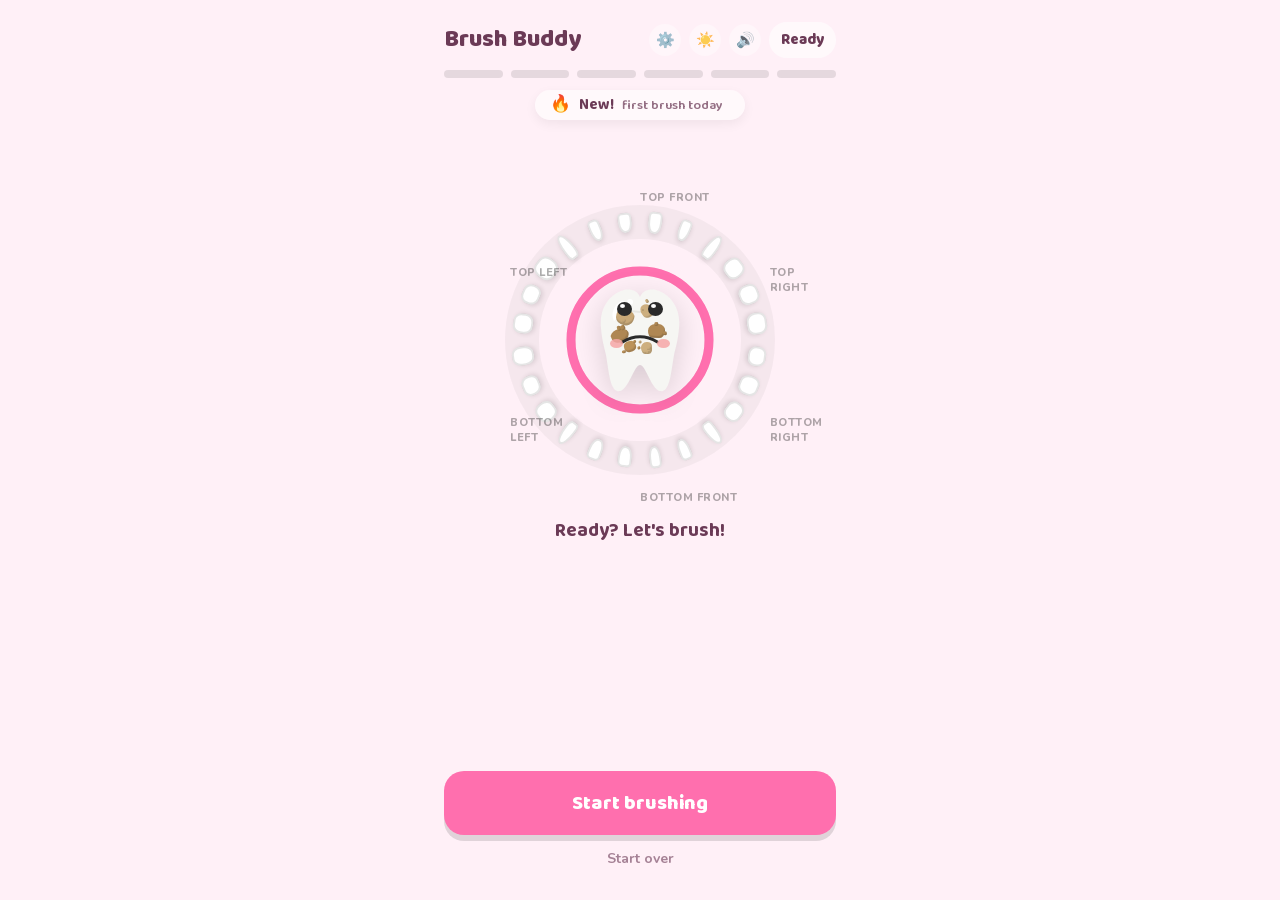
<file: index.html>
<!DOCTYPE html>
<html lang="en">
<head>
  <meta charset="UTF-8" />
  <meta name="viewport" content="width=device-width, initial-scale=1.0, viewport-fit=cover, user-scalable=no" />
  <meta name="theme-color" content="#FF6FAE" />
  <title>Brush Buddy</title>
  <!-- The web version is unlisted: people should get the app from the stores. -->
  <meta name="robots" content="noindex, nofollow" />
  <meta name="description" content="A friendly mascot that guides kids through brushing each quadrant of their teeth for two minutes." />

  <!-- PWA — defaults to the fairy buddy; app.js swaps these to the chosen buddy -->
  <link rel="manifest" href="manifest.webmanifest" />
  <link rel="icon" href="icons/hero-fairy-64.png" />
  <link rel="apple-touch-icon" href="icons/hero-fairy-apple-180.png" />
  <meta name="apple-mobile-web-app-capable" content="yes" />
  <meta name="apple-mobile-web-app-status-bar-style" content="black-translucent" />
  <meta name="apple-mobile-web-app-title" content="Brush Buddy" />

  <!-- Fonts: Baloo 2 (display) + Nunito (body), bundled in fonts/ rather than
       fetched from Google. Brush Buddy makes no network requests at all — the
       native wrappers cannot, and the web build should not either. -->
  <link rel="stylesheet" href="fonts.css" />

  <link rel="stylesheet" href="styles.css" />
</head>
<body>
  <main class="app" id="app">
    <!-- Header -->
    <header class="hdr">
      <div class="hdr-row">
        <h1 class="title">Brush Buddy</h1>
        <div class="hdr-right">
          <button id="settingsBtn" class="sound-btn" aria-label="Settings" title="Settings">⚙️</button>
          <button id="calmBtn" class="sound-btn" aria-label="Toggle calm mode" aria-pressed="false" title="Calm mode">☀️</button>
          <button id="soundBtn" class="sound-btn" aria-label="Toggle sound" title="Toggle sound">🔊</button>
          <span id="status" class="status">Ready</span>
        </div>
      </div>
      <div class="dots" id="dots" aria-hidden="true"></div>
      <!-- streaks.js renders its pill here -->
      <div id="streak-mount" class="streak-mount"></div>
    </header>

    <!-- Stage -->
    <section class="stage">
      <p id="surfaceCue" class="surface-cue" aria-live="polite"></p>
      <div class="ring-box" id="ringBox">
        <!-- glowing arc behind the active quadrant -->
        <svg class="arc-svg" viewBox="0 0 320 320" aria-hidden="true">
          <circle class="arc-track" cx="160" cy="160" r="118" fill="none" stroke-width="34" />
          <circle id="arc" class="arc-hl" cx="160" cy="160" r="118" fill="none" stroke-width="34" stroke-linecap="round" />
        </svg>

        <!-- ring of teeth (built by JS) -->
        <div class="teeth" id="teeth" aria-hidden="true"></div>

        <!-- section labels (built by JS, positioned around the ring) -->
        <div class="labels" id="labels" aria-hidden="true"></div>

        <!-- mascot in the center -->
        <div class="buddy">
          <div class="buddy-halo"></div>
          <svg class="cd-svg" viewBox="0 0 100 100" aria-hidden="true">
            <circle class="cd-track" cx="50" cy="50" r="46" fill="none" stroke-width="6" />
            <circle id="cdRing" class="cd-ring" cx="50" cy="50" r="46" fill="none" stroke-width="6" stroke-linecap="round" />
          </svg>
          <div class="buddy-body" id="buddyBody" role="img" aria-label="Brushing buddy">
            <svg class="tooth-svg" viewBox="0 0 100 116" aria-hidden="true">
              <!-- cute cartoon tooth: two rounded top lobes + splayed legs with a deep V -->
              <path class="tooth-shape" d="M50 15 C47 7 37 6 31 9 C18 14 9 28 11 46 C12 58 14 64 16 73 C19 90 20 111 30 109 C39 107 44 83 50 83 C56 83 61 107 70 109 C80 111 81 90 84 73 C86 64 88 58 89 46 C91 28 82 14 69 9 C63 6 53 7 50 15 Z"/>
              <path class="tooth-groove" d="M32 27 Q50 33 68 27" fill="none" />
              <path class="tooth-shine" d="M31 19 C24 23 20 32 24 39 C32 33 36 26 36 22 C35 19 33 18 31 19 Z" />
              <circle class="tooth-shine" cx="40" cy="20" r="3" />
            </svg>
            <div class="dirt" id="dirt" aria-hidden="true"></div>
            <div class="face">
              <span class="cheek cheek-l" aria-hidden="true"></span>
              <span class="cheek cheek-r" aria-hidden="true"></span>
              <div class="eyes">
                <i class="eye"></i>
                <i class="eye"></i>
              </div>
              <svg class="mouth-svg" viewBox="0 0 100 50">
                <path id="mouth" d="M20 32 Q50 14 80 32" fill="transparent" stroke="#2A2A2A" stroke-width="5" stroke-linecap="round" stroke-linejoin="round" />
              </svg>
            </div>
            <span class="sparkle sparkle-1" aria-hidden="true">✨</span>
            <span class="sparkle sparkle-2" aria-hidden="true">✨</span>
          </div>
        </div>
      </div>

      <p class="says" id="says">Ready? Let's brush!</p>
    </section>

    <!-- Controls -->
    <div class="controls">
      <button id="primary" class="btn-primary">Start brushing</button>
      <button id="reset" class="btn-text">Start over</button>
    </div>

    <!-- hero finale overlay -->
    <div id="fairyLayer" class="fairy-layer" aria-hidden="true"></div>

    <!-- settings: colour scheme + hero picker -->
    <div id="settings" class="settings" hidden>
      <div id="settingsCard" class="settings-card" role="dialog" aria-label="Settings">
        <div class="settings-head">
          <h2 id="settingsTitle">Settings</h2>
          <button id="settingsClose" class="settings-x" aria-label="Close">✕</button>
        </div>
        <h3 id="langHead">Language</h3>
        <div id="langGrid" class="lang-grid"></div>
        <h3 id="colourHead">Colour</h3>
        <div id="themeGrid" class="theme-grid"></div>
        <h3 id="buddyHead">Buddy</h3>
        <div id="heroGrid" class="hero-grid"></div>
      </div>
    </div>

    <!-- store review card for grown-ups (native apps only; built by app.js) -->
    <div id="review" class="review" hidden>
      <div id="reviewBody" class="review-card" role="dialog"></div>
    </div>
  </main>

  <script src="streak-logic.js"></script>
  <script src="app.js"></script>
  <script src="streaks.js"></script>
</body>
</html>
</file>
<file: fonts.css>
/* Baloo 2 (display) + Nunito (body), bundled locally.
 *
 * The web build pulls these from fonts.googleapis.com. The Android build cannot:
 * it declares no INTERNET permission, so a network @import would simply fail and
 * the app would fall back to a system font mid-layout. These are the variable
 * woff2 files Google serves, covering the whole weight range in one file per
 * subset — only latin and latin-ext are shipped, which together cover the four
 * languages the app offers (en, nl, fr, es).
 *
 * Both families are licensed under the SIL Open Font License 1.1, which permits
 * redistribution inside an application. See fonts/OFL.txt.
 */

/* latin */
@font-face {
  font-family: 'Baloo 2';
  font-style: normal;
  font-weight: 500 800;
  font-display: block;
  src: url(fonts/baloo2-latin.woff2) format('woff2');
  unicode-range: U+0000-00FF, U+0131, U+0152-0153, U+02BB-02BC, U+02C6, U+02DA, U+02DC, U+0304, U+0308, U+0329, U+2000-206F, U+20AC, U+2122, U+2191, U+2193, U+2212, U+2215, U+FEFF, U+FFFD;
}
/* latin-ext */
@font-face {
  font-family: 'Baloo 2';
  font-style: normal;
  font-weight: 500 800;
  font-display: block;
  src: url(fonts/baloo2-latin-ext.woff2) format('woff2');
  unicode-range: U+0100-02BA, U+02BD-02C5, U+02C7-02CC, U+02CE-02D7, U+02DD-02FF, U+0304, U+0308, U+0329, U+1D00-1DBF, U+1E00-1E9F, U+1EF2-1EFF, U+2020, U+20A0-20AB, U+20AD-20C0, U+2113, U+2C60-2C7F, U+A720-A7FF;
}

/* latin */
@font-face {
  font-family: 'Nunito';
  font-style: normal;
  font-weight: 600 800;
  font-display: block;
  src: url(fonts/nunito-latin.woff2) format('woff2');
  unicode-range: U+0000-00FF, U+0131, U+0152-0153, U+02BB-02BC, U+02C6, U+02DA, U+02DC, U+0304, U+0308, U+0329, U+2000-206F, U+20AC, U+2122, U+2191, U+2193, U+2212, U+2215, U+FEFF, U+FFFD;
}
/* latin-ext */
@font-face {
  font-family: 'Nunito';
  font-style: normal;
  font-weight: 600 800;
  font-display: block;
  src: url(fonts/nunito-latin-ext.woff2) format('woff2');
  unicode-range: U+0100-02BA, U+02BD-02C5, U+02C7-02CC, U+02CE-02D7, U+02DD-02FF, U+0304, U+0308, U+0329, U+1D00-1DBF, U+1E00-1E9F, U+1EF2-1EFF, U+2020, U+20A0-20AB, U+20AD-20C0, U+2113, U+2C60-2C7F, U+A720-A7FF;
}
</file>
<file: styles.css>
/* Brush Buddy — candy-themed kids brushing guide.
   Design tokens & layout from the hi-fi handoff (390×844 phone-portrait). */

:root {
  /* candy theme (default) */
  --accent:  #FF6FAE;
  --accent2: #B79CED;
  --happy:   #5FD0B6;
  --bg:      #FFF0F7;
  --text:    #6B3A56;
  --mouth-excited: #C2447A;
  --eye: #2A2A2A;
}
/* Color schemes are applied at runtime by setting these vars on <html> (see
   THEMES + applyTheme in app.js), so :root above is just the default fallback. */

* { box-sizing: border-box; }
html, body { margin: 0; height: 100%; }
body {
  background: var(--bg);
  font-family: 'Nunito', system-ui, -apple-system, sans-serif;
  color: var(--text);
  -webkit-tap-highlight-color: transparent;
}

.app {
  position: relative;
  width: 100%;
  max-width: 440px;
  min-height: 100dvh;
  margin: 0 auto;
  background: var(--bg);
  display: flex;
  flex-direction: column;
  overflow: hidden;
}

/* ---- Header --------------------------------------------------------------- */
.hdr {
  padding: max(22px, env(safe-area-inset-top)) 24px 8px;
  display: flex;
  flex-direction: column;
  gap: 12px;
}
.hdr-row { display: flex; align-items: center; justify-content: space-between; }
.hdr-right { display: flex; align-items: center; gap: 8px; }
.title {
  margin: 0;
  font-family: 'Baloo 2', cursive;
  font-weight: 800;
  font-size: 24px;
  line-height: 1;
}
.status {
  font-family: 'Baloo 2', cursive;
  font-weight: 800;
  font-size: 15px;
  background: rgba(255,255,255,0.6);
  padding: 6px 12px;
  border-radius: 999px;
}
.dots { display: flex; gap: 8px; }
.dot {
  flex: 1; height: 8px; border-radius: 999px;
  background: rgba(0,0,0,0.10);
  transition: background-color .3s ease;
}
.dot.done   { background: var(--happy); }
.dot.active { background: var(--accent2); }
.streak-mount { display: flex; justify-content: center; }

/* ---- Stage ---------------------------------------------------------------- */
.stage {
  flex: 1;
  display: flex;
  flex-direction: column;
  align-items: center;
  justify-content: flex-start;
  gap: 16px;
  padding: 18px 18px 0;
}
.ring-box { position: relative; width: 320px; height: 320px; }

/* active-quadrant arc */
.arc-svg { position: absolute; inset: 0; width: 100%; height: 100%; }
.arc-track { stroke: rgba(0,0,0,0.04); }
.arc-hl {
  stroke: var(--accent2);
  transform-origin: 160px 160px;
  opacity: 0;
  transition: opacity .2s ease;
}
.arc-hl.show { animation: tbb-arc 0.9s ease-in-out infinite; }

/* teeth ring */
.teeth { position: absolute; inset: 0; }
.tooth-anchor { position: absolute; left: 50%; top: 50%; width: 0; height: 0; }
.tooth {
  width: 16px; height: 25px;
  margin: -12.5px 0 0 -8px;
  background: #fff;
  border: 2.5px solid rgba(0,0,0,0.10);
  /* organic little-tooth silhouette (rounded crown, slightly tapered root) */
  border-radius: 46% 46% 38% 38% / 56% 56% 44% 44%;
  box-shadow: 0 2px 5px rgba(0,0,0,0.12);
  transition: border-color .3s ease;
}
.tooth { position: relative; }
.tooth.done   { border-color: var(--happy); }
.tooth.active { border-color: var(--accent); animation: tbb-toothpulse 0.7s ease-in-out infinite; }

/* scrub-away germs sitting on the active teeth */
.germ {
  position: absolute;
  width: 12px; height: 12px;
  background: #86CB6A;
  border-radius: 52% 48% 50% 50% / 55% 55% 45% 45%;
  box-shadow: 0 1px 2px rgba(0,0,0,0.18);
  z-index: 2; pointer-events: none;
  animation: germ-wobble 1.2s ease-in-out infinite;
}
.germ::before, .germ::after {
  content: ""; position: absolute; top: 4px;
  width: 2.4px; height: 2.4px;
  background: #21303a; border-radius: 50%;
}
.germ::before { left: 3px; }
.germ::after  { right: 3px; }
.germ.pop { animation: germ-pop .3s ease forwards; }

/* quadrant labels */
.qlabel {
  position: absolute;
  font-weight: 800; font-size: 11px;
  letter-spacing: 0.5px; text-transform: uppercase;
  color: rgba(0,0,0,0.32);
  transition: color .3s ease;
}
.qlabel.side   { max-width: 72px; }
.qlabel.done   { color: var(--happy); }
.qlabel.active { color: var(--accent); }

/* mascot */
.buddy {
  position: absolute; top: 50%; left: 50%;
  width: 150px; height: 150px;
  transform: translate(-50%, -50%);
  display: flex; align-items: center; justify-content: center;
  z-index: 3;
}
.buddy-halo { position: absolute; inset: -6px; background: var(--bg); border-radius: 50%; }
.cd-svg { position: absolute; inset: 0; width: 100%; height: 100%; transform: rotate(-90deg); }
.cd-track { stroke: rgba(0,0,0,0.06); }
.cd-ring  { stroke: var(--accent); transition: stroke-dashoffset 0.9s linear; }

.buddy-body {
  position: relative;
  width: 104px; height: 116px;
  animation: tbb-float 3s ease-in-out infinite;
}
/* cartoon molar mascot (rounded crown + two little roots) */
.tooth-svg {
  position: absolute; inset: 0;
  width: 100%; height: 100%;
  filter: drop-shadow(0 8px 14px rgba(0,0,0,0.14));
  z-index: 0;
}
.tooth-shape { fill: #F6F6F3; }
.tooth-groove { stroke: #E2E2DC; stroke-width: 2.2; stroke-linecap: round; opacity: .7; }
.tooth-shine { fill: #ffffff; opacity: .92; }

/* sandy dirt smudges that fade away as the tooth gets clean */
.dirt { position: absolute; inset: 0; z-index: 1; pointer-events: none; }
.dirt-spot {
  position: absolute;
  opacity: .9;
  transform: rotate(var(--rot, 0deg));
  transition: opacity .7s ease, transform .7s ease;
}
/* scattered sand grains (child spans, randomly placed in JS) */
.dirt-grain {
  position: absolute;
  background: inherit;
  box-shadow: inset -1px -1px 1px rgba(0,0,0,0.18);
}
.dirt-spot.clean { opacity: 0; transform: scale(0.2) rotate(var(--rot, 0deg)); }
.buddy-body.cheer { animation: tbb-cheer .6s ease; }

.face {
  position: absolute; inset: 0;
  display: flex; flex-direction: column;
  align-items: center; justify-content: center; gap: 7px;
  padding-bottom: 26px; /* sit the face on the crown, above the roots */
  z-index: 2;
}
.eyes { display: flex; gap: 16px; }
.eye {
  position: relative;
  display: block;
  width: 15px; height: 20px;
  background: var(--eye);
  border-radius: 50%;
  animation: tbb-blink 4.5s infinite;
}
.eye::before { /* glossy catch-light */
  content: "";
  position: absolute; top: 16%; left: 18%;
  width: 36%; height: 30%;
  background: #fff; border-radius: 50%;
}
.face.sad .eye { height: 14px; }

/* rosy cheeks */
.cheek {
  position: absolute; top: 49%;
  width: 13px; height: 9px;
  background: #F6A6A6; border-radius: 50%;
  opacity: .85;
}
.cheek-l { left: 21%; }
.cheek-r { right: 21%; }
.mouth-svg { width: 58px; height: 30px; }
#mouth { transition: all 0.4s ease; }

.sparkle { position: absolute; opacity: 0; pointer-events: none; }
.sparkle-1 { top: -6px; right: -10px; font-size: 22px; }
.sparkle-2 { bottom: 6px; left: -12px; font-size: 16px; }
.buddy-body.excited .sparkle-1 { opacity: 1; animation: tbb-sparkle 1.0s infinite; }
.buddy-body.excited .sparkle-2 { opacity: 1; animation: tbb-sparkle 1.3s infinite; }

/* in-quadrant surface cue (Outsides / Insides / Chewing tops) */
.surface-cue {
  margin: 0;
  min-height: 1.2em;
  font-family: 'Baloo 2', cursive;
  font-weight: 700; font-size: 15px;
  text-align: center;
  color: var(--accent);
  opacity: 0;
  transition: opacity .3s ease;
}
.surface-cue:not(:empty) { opacity: 1; }

/* speech line */
.says {
  margin: 0;
  font-family: 'Baloo 2', cursive;
  font-weight: 700; font-size: 19px;
  text-align: center;
  min-height: 1.4em;
}

/* ---- Controls ------------------------------------------------------------- */
.controls {
  padding: 16px 24px max(28px, env(safe-area-inset-bottom));
  display: flex; flex-direction: column; gap: 10px;
}
.btn-primary {
  border: none; cursor: pointer;
  font-family: 'Baloo 2', cursive;
  font-weight: 800; font-size: 20px;
  color: #fff; background: var(--accent);
  padding: 16px; border-radius: 20px;
  box-shadow: 0 6px 0 rgba(0,0,0,0.12);
  width: 100%;
  transition: transform .08s ease, box-shadow .08s ease;
}
.btn-primary:active { transform: translateY(4px); box-shadow: 0 2px 0 rgba(0,0,0,0.12); }
.btn-text {
  border: none; cursor: pointer; background: transparent;
  font-family: 'Nunito', sans-serif; font-weight: 700; font-size: 14px;
  color: var(--text); opacity: 0.6; padding: 4px;
}

/* sound toggle (inline, left of the status pill) */
.sound-btn {
  width: 32px; height: 32px;
  border: none; border-radius: 50%;
  background: rgba(255,255,255,0.5);
  font-size: 15px; line-height: 32px; text-align: center;
  cursor: pointer; padding: 0; opacity: .75;
}

/* ---- Tooth-fairy finale --------------------------------------------------- */
.fairy-layer { position: absolute; inset: 0; pointer-events: none; overflow: hidden; z-index: 6; }
.fairy-layer svg { width: 100%; height: 100%; display: block; }

/* HERO renderer — transparent (alpha) hero clip floats over the done scene, so
   it works with any color scheme. Header/controls sit above it. */
.hero-video {
  position: absolute; inset: 0;
  width: 100%; height: 100%;
  object-fit: contain;
  opacity: 0;
  transition: opacity .6s ease;
}
.hero-video.show { opacity: 1; }
.hdr, .controls { position: relative; z-index: 7; }

/* ---- Settings panel ------------------------------------------------------- */
.settings {
  position: fixed; inset: 0; z-index: 30;
  display: flex; align-items: flex-end; justify-content: center;
  background: rgba(20,10,20,0.34);
}
.settings[hidden] { display: none; }
.settings-card {
  width: 100%; max-width: 440px;
  max-height: 86vh; overflow-y: auto;
  background: #fff;
  border-radius: 24px 24px 0 0;
  padding: 18px 20px calc(20px + env(safe-area-inset-bottom));
  box-shadow: 0 -8px 30px rgba(0,0,0,0.18);
  animation: sheet-up .25s ease;
}
@keyframes sheet-up { from { transform: translateY(20px); opacity: .6; } to { transform: none; opacity: 1; } }
.settings-head { display: flex; align-items: center; justify-content: space-between; margin-bottom: 4px; }
.settings-head h2 { margin: 0; font-family: 'Baloo 2', cursive; font-size: 20px; color: var(--text); }
.settings-x {
  border: none; background: rgba(0,0,0,0.06); cursor: pointer;
  width: 32px; height: 32px; border-radius: 50%; font-size: 15px; color: var(--text);
}
.settings h3 {
  margin: 16px 0 8px; font-family: 'Baloo 2', cursive; font-size: 14px;
  text-transform: uppercase; letter-spacing: .5px; opacity: .65; color: var(--text);
}
.theme-grid { display: grid; grid-template-columns: repeat(5, 1fr); gap: 10px; }
.swatch {
  position: relative; cursor: pointer; border: none; padding: 0;
  aspect-ratio: 1; border-radius: 14px;
  box-shadow: inset 0 0 0 2px rgba(0,0,0,0.06);
  overflow: hidden;
}
.swatch i { position: absolute; inset: 0; display: block; } /* bg fill */
.swatch b { /* accent blob */
  position: absolute; right: 14%; bottom: 14%; width: 46%; height: 46%;
  border-radius: 50%;
}
.swatch.sel { box-shadow: 0 0 0 3px var(--accent), 0 2px 8px rgba(0,0,0,0.15); }
.swatch.sel::after {
  content: "✓"; position: absolute; top: 4px; left: 6px;
  font-size: 12px; font-weight: 900; color: rgba(0,0,0,0.5);
}
.lang-grid { display: grid; grid-template-columns: repeat(2, 1fr); gap: 8px; }
.lang-pick {
  cursor: pointer; border: none; background: rgba(0,0,0,0.04);
  border-radius: 14px; padding: 11px 8px;
  font: 700 14px/1.1 'Baloo 2', cursive; color: var(--text);
}
.lang-pick.sel { background: color-mix(in srgb, var(--accent) 22%, #fff); box-shadow: 0 0 0 2px var(--accent); }

.hero-grid { display: grid; grid-template-columns: repeat(3, 1fr); gap: 8px; }
.hero-pick {
  cursor: pointer; border: none; background: rgba(0,0,0,0.04);
  border-radius: 14px; padding: 6px 4px 4px;
  display: flex; flex-direction: column; align-items: center; gap: 2px;
}
.hero-pick img { width: 100%; aspect-ratio: 1; height: auto; object-fit: cover; border-radius: 10px; display: block; }
.hero-pick span { font: 700 9.5px/1.1 'Nunito', sans-serif; color: var(--text); text-align: center; }
.hero-pick.sel { background: color-mix(in srgb, var(--accent) 22%, #fff); box-shadow: 0 0 0 2px var(--accent); }

/* ---- Landscape / short viewport ------------------------------------------
   From Android 16 the platform ignores an app's orientation lock on large
   screens, so the phone-portrait layout has to survive being turned sideways.
   A 440px column with a 320px ring wants ~400px of height and a landscape
   phone has ~390px, so the single column splits in two: ring on the left,
   header and controls stacked on the right.

   The ring keeps its 320px coordinate space — app.js positions the teeth and
   labels with hard-coded maths against it (160 ± 150) — so it is scaled with a
   transform, and the negative margin gives back the layout height a transform
   does not. */
@media (orientation: landscape) and (max-height: 620px) {
  .app {
    max-width: none;
    display: grid;
    grid-template-columns: minmax(0, 1fr) minmax(0, 1fr);
    grid-template-rows: auto 1fr auto;
    grid-template-areas:
      "stage hdr"
      "stage hdr"
      "stage controls";
    align-items: center;
    padding-left: env(safe-area-inset-left);
    padding-right: env(safe-area-inset-right);
  }
  .hdr      { grid-area: hdr; align-self: end; }
  .stage    { grid-area: stage; justify-content: center; padding: 8px 8px 0; gap: 8px; }
  .controls { grid-area: controls; align-self: start; padding-top: 10px; }

  .ring-box {
    --ring-scale: 0.78;
    transform: scale(var(--ring-scale));
    margin: calc(320px * (var(--ring-scale) - 1) / 2) 0;
  }

  /* The finale clip is framed for a portrait canvas; over a wide one it would
     otherwise centre across both columns and drift behind the buttons. */
  .hero-video { object-position: 25% center; }
}

/* ---- Keyframes ------------------------------------------------------------ */
@keyframes tbb-blink { 0%, 92%, 100% { transform: scaleY(1); } 96% { transform: scaleY(0.1); } }
@keyframes tbb-float { 0%, 100% { transform: translateY(0); } 50% { transform: translateY(-10px); } }
@keyframes tbb-toothpulse { 0%, 100% { transform: translateY(0) scale(1); } 50% { transform: translateY(-3px) scale(1.12); } }
@keyframes tbb-sparkle { 0%, 100% { opacity: 0.2; transform: scale(0.7); } 50% { opacity: 1; transform: scale(1.2); } }
@keyframes tbb-arc { 0%, 100% { opacity: 0.6; } 50% { opacity: 0.18; } }
@keyframes tbb-cheer {
  0%   { transform: translateY(0) scale(1) rotate(0); }
  20%  { transform: translateY(-6px) scale(1.12) rotate(-7deg); }
  45%  { transform: translateY(0) scale(1.08) rotate(6deg); }
  70%  { transform: translateY(-3px) scale(1.05) rotate(-3deg); }
  100% { transform: translateY(0) scale(1) rotate(0); }
}
@keyframes germ-wobble { 0%, 100% { transform: translateY(0) rotate(-7deg); } 50% { transform: translateY(-1px) rotate(7deg); } }
@keyframes germ-pop { to { transform: scale(0); opacity: 0; } }
@keyframes tbb-confetti {
  0% { transform: translateY(-20px) rotate(0deg); opacity: 1; }
  85% { opacity: 1; }
  100% { transform: translateY(900px) rotate(720deg); opacity: 0; }
}

/* ---- Calm / bedtime mode: dim, steady, gentle ----------------------------- */
[data-theme][data-calm="true"] { filter: saturate(0.88) brightness(0.97); }
[data-calm="true"] .arc-hl.show { animation: none; opacity: .42; }
[data-calm="true"] .tooth.active { animation: none; border-width: 3.5px; }
[data-calm="true"] .germ { animation: none; }
[data-calm="true"] .buddy-body { animation-duration: 5s; }
[data-calm="true"] .buddy-body.cheer { animation: none; }

/* ---- Reduced motion: swap blinking/pulsing for a static high-contrast cue - */
@media (prefers-reduced-motion: reduce) {
  .buddy-body, .eye, .tooth.active, .arc-hl.show, .germ, .buddy-body.cheer,
  .buddy-body.excited .sparkle-1, .buddy-body.excited .sparkle-2,
  .confetti i { animation: none !important; }
  .arc-hl.show { opacity: .5; }
  .tooth.active { border-width: 3.5px; transform: scale(1.1); }
  .sparkle { opacity: 1 !important; }
}

/* ---- Store review card (grown-ups; native apps only) ---------------------- */
.review {
  position: fixed; inset: 0; z-index: 25;
  display: flex; align-items: flex-end; justify-content: center;
  padding: 0 12px calc(16px + env(safe-area-inset-bottom));
  background: rgba(20,10,20,0.18);
}
.review[hidden] { display: none; }
.review-card {
  width: 100%; max-width: 400px;
  background: #fff; border-radius: 20px;
  padding: 14px 16px 16px;
  box-shadow: 0 8px 28px rgba(0,0,0,0.18);
  color: var(--text); text-align: center;
  animation: sheet-up .25s ease;
}
.review-card h2 { margin: 0 0 2px; font: 700 18px/1.2 'Baloo 2', cursive; }
.review-text { margin: 4px 0 12px; font: 700 15px/1.35 'Nunito', sans-serif; }
.review-row { display: flex; gap: 8px; justify-content: center; align-items: stretch; }
.review-btn {
  flex: 1 1 0; min-height: 42px; cursor: pointer; border: none;
  border-radius: 999px; padding: 8px 12px;
  background: rgba(0,0,0,0.06); color: var(--text);
  font: 700 14px/1.1 'Baloo 2', cursive;
}
.review-btn-main { background: var(--accent); color: #fff; }
.review-input {
  flex: 0 0 76px; width: 76px; min-height: 42px;
  border: 2px solid color-mix(in srgb, var(--accent) 50%, #fff); border-radius: 12px;
  font: 700 18px/1 'Nunito', sans-serif; text-align: center; color: var(--text);
  -webkit-user-select: text; user-select: text;
}
</file>
